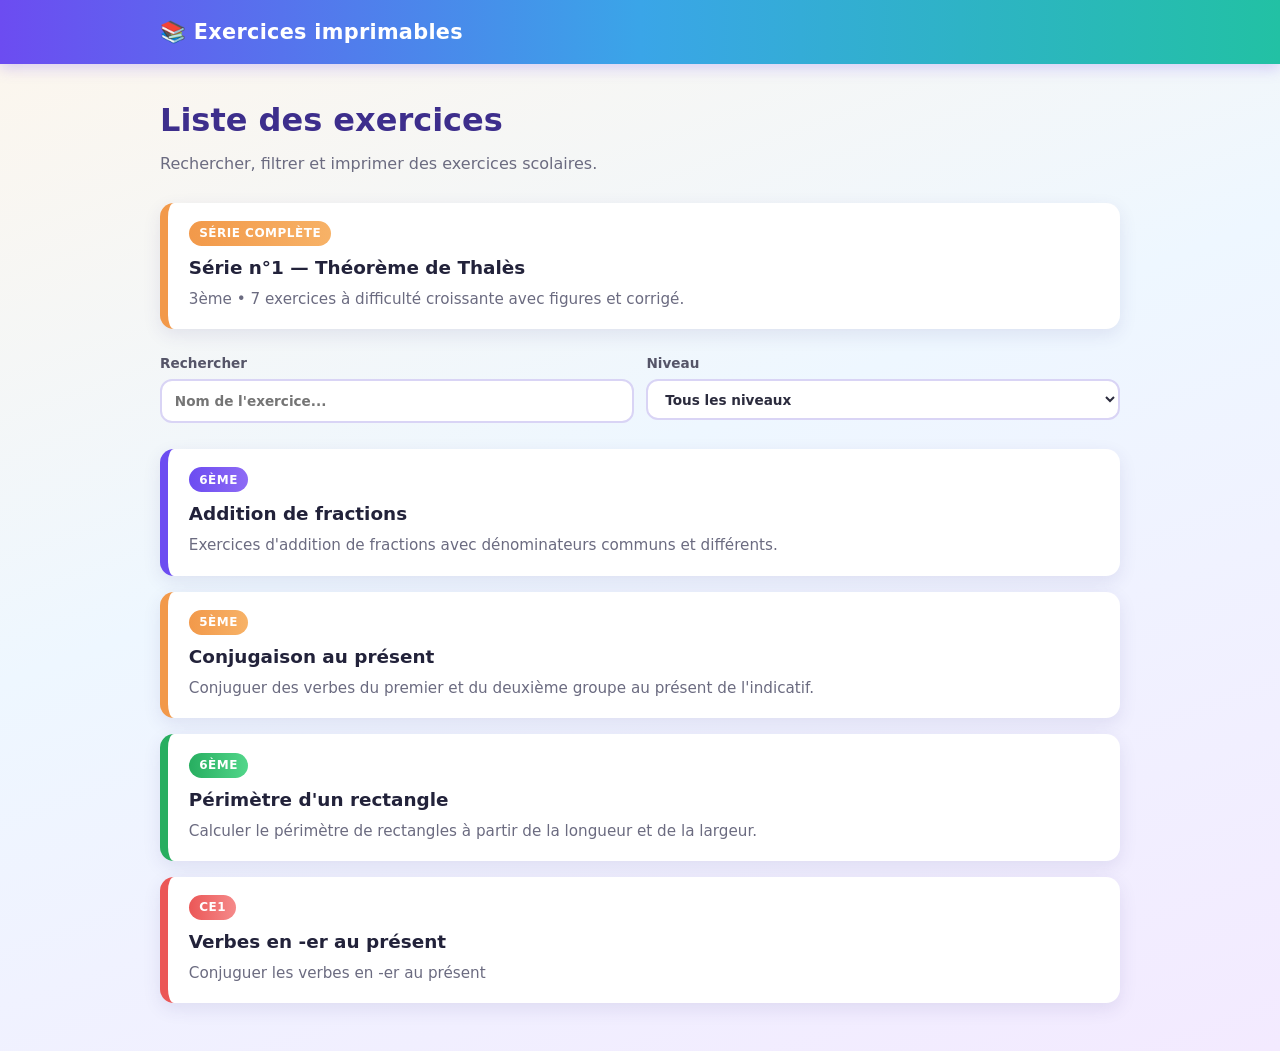
<file: index.html>
<!DOCTYPE html>
<html lang="fr">
<head>
  <meta charset="UTF-8">
  <meta name="viewport" content="width=device-width, initial-scale=1.0">
  <title>Exercices imprimables</title>
  <link rel="stylesheet" href="assets/style.css">
</head>
<body>
  <header class="site-header no-print">
    <div class="container">
      <a href="index.html" class="brand">📚 Exercices imprimables</a>
    </div>
  </header>

  <main class="container">
    <h1>Liste des exercices</h1>
    <p class="lead">Rechercher, filtrer et imprimer des exercices scolaires.</p>
    <div style="background: white; padding: 1.1rem 1.3rem; border-radius: 14px; border-left: 8px solid #f2994a; margin-bottom: 1.5rem; box-shadow: 0 6px 18px rgba(60, 50, 130, 0.1); transition: transform 0.15s ease;">
      <a href="series/thales-3e.html" style="display:block; text-decoration:none; color:inherit;">
        <span style="display:inline-block; font-size:0.75rem; font-weight:700; text-transform:uppercase; letter-spacing:0.5px; color:#fff; background:linear-gradient(90deg,#f2994a,#f7b267); padding:0.2rem 0.65rem; border-radius:999px; margin-bottom:0.4rem;">SÉRIE COMPLÈTE</span>
        <h2 style="font-size:1.15rem; margin:0.1rem 0 0.35rem; color:#22223a;">Série n°1 — Théorème de Thalès</h2>
        <p style="margin:0; color:#6b6b80; font-size:0.95rem;">3ème • 7 exercices à difficulté croissante avec figures et corrigé.</p>
      </a>
    </div>
    <div class="toolbar no-print">
      <label>
        Rechercher
        <input type="search" id="search" placeholder="Nom de l'exercice...">
      </label>

      <label>
        Niveau
        <select id="niveau">
          <option value="">Tous les niveaux</option>
        </select>
      </label>
    </div>

    <div id="liste" class="exercice-list"></div>
  </main>

  <script>
    let exercices = [];

    async function chargerExercices() {
      try {
        const response = await fetch("exercices.json");
        exercices = await response.json();

        const niveaux = [...new Set(exercices.map(ex => ex.niveau).filter(Boolean))];
        const selectNiveau = document.getElementById("niveau");

        niveaux.forEach(niveau => {
          const option = document.createElement("option");
          option.value = niveau;
          option.textContent = niveau;
          selectNiveau.appendChild(option);
        });

        afficherExercices(exercices);
      } catch (err) {
        document.getElementById("liste").innerHTML =
          '<div class="error-state">Impossible de charger les exercices.</div>';
      }
    }

    function afficherExercices(listeExercices) {
      const liste = document.getElementById("liste");
      liste.innerHTML = "";

      if (listeExercices.length === 0) {
        liste.innerHTML = '<div class="empty-state">Aucun exercice trouvé.</div>';
        return;
      }

      listeExercices.forEach(exercice => {
        const card = document.createElement("article");
        card.className = "exercice-card";

        card.innerHTML = `
          <a href="exercice.html?id=${encodeURIComponent(exercice.id)}">
            <span class="exercice-meta">${escapeHtml(exercice.niveau || "—")}</span>
            <h2>${escapeHtml(exercice.titre)}</h2>
            <p>${escapeHtml(exercice.description || "")}</p>
          </a>
        `;

        liste.appendChild(card);
      });
    }

    function escapeHtml(text) {
      return String(text || "")
        .replaceAll("&", "&amp;")
        .replaceAll("<", "&lt;")
        .replaceAll(">", "&gt;")
        .replaceAll('"', "&quot;");
    }

    function filtrer() {
      const recherche = document.getElementById("search").value.toLowerCase();
      const niveau = document.getElementById("niveau").value;

      const resultats = exercices.filter(exercice => {
        const correspondNiveau = !niveau || exercice.niveau === niveau;

        const correspondRecherche =
          (exercice.titre || "").toLowerCase().includes(recherche) ||
          (exercice.description || "").toLowerCase().includes(recherche);

        return correspondNiveau && correspondRecherche;
      });

      afficherExercices(resultats);
    }

    document.getElementById("search").addEventListener("input", filtrer);
    document.getElementById("niveau").addEventListener("change", filtrer);

    chargerExercices();
  </script>
</body>
</html>
</file>
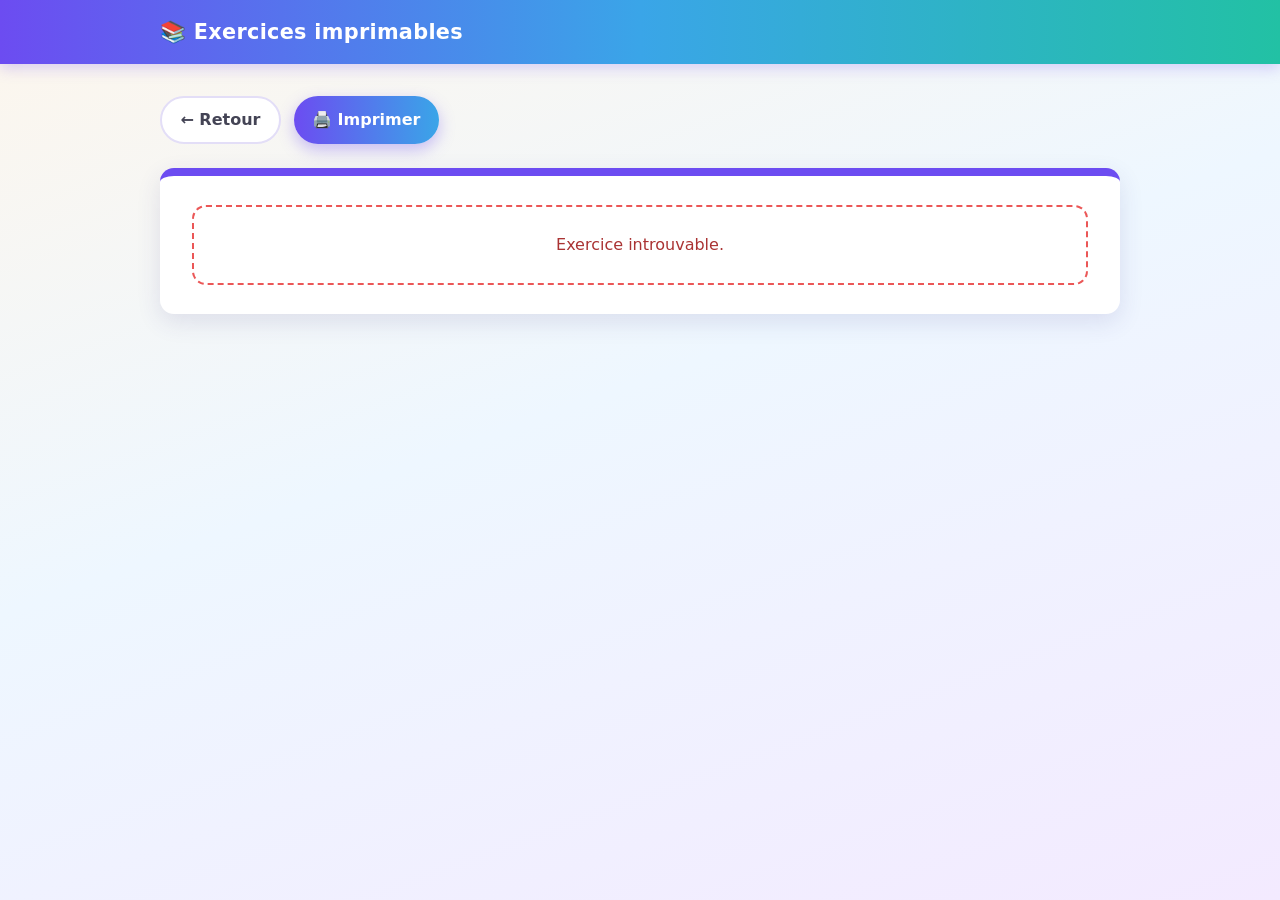
<file: exercice.html>
<!DOCTYPE html>
<html lang="fr">
<head>
  <meta charset="UTF-8">
  <meta name="viewport" content="width=device-width, initial-scale=1.0">
  <title>Exercice</title>
  <link rel="stylesheet" href="assets/style.css">
</head>
<body>
  <header class="site-header no-print">
    <div class="container">
      <a href="index.html" class="brand">📚 Exercices imprimables</a>
    </div>
  </header>

  <main class="container">
    <div class="actions no-print">
      <a href="index.html" class="btn btn-secondary">← Retour</a>
      <button class="btn btn-primary" onclick="window.print()">🖨️ Imprimer</button>
    </div>

    <div id="exercise" class="exercice-panel">
      <div class="exercice-content">
        <p>Chargement de l'exercice...</p>
      </div>
    </div>
  </main>

  <script>
    const params = new URLSearchParams(window.location.search);
    const id = params.get("id");

    async function chargerExercice() {
      try {
        const response = await fetch("exercices.json");
        const exercices = await response.json();
        const exercice = exercices.find(item => item.id === id);
        const zoneExercice = document.getElementById("exercise");

        if (!exercice) {
          zoneExercice.innerHTML = '<div class="error-state">Exercice introuvable.</div>';
          return;
        }

        document.title = exercice.titre;

        zoneExercice.innerHTML = `
          <span class="exercice-meta">${exercice.niveau || ""}</span>
          <h1>${exercice.titre}</h1>
          ${exercice.description ? `<p class="lead">${exercice.description}</p>` : ""}
          <div class="exercice-content">${exercice.html}</div>
        `;
      } catch (err) {
        document.getElementById("exercise").innerHTML =
          '<div class="error-state">Erreur de chargement.</div>';
      }
    }

    chargerExercice();
  </script>
</body>
</html>
</file>
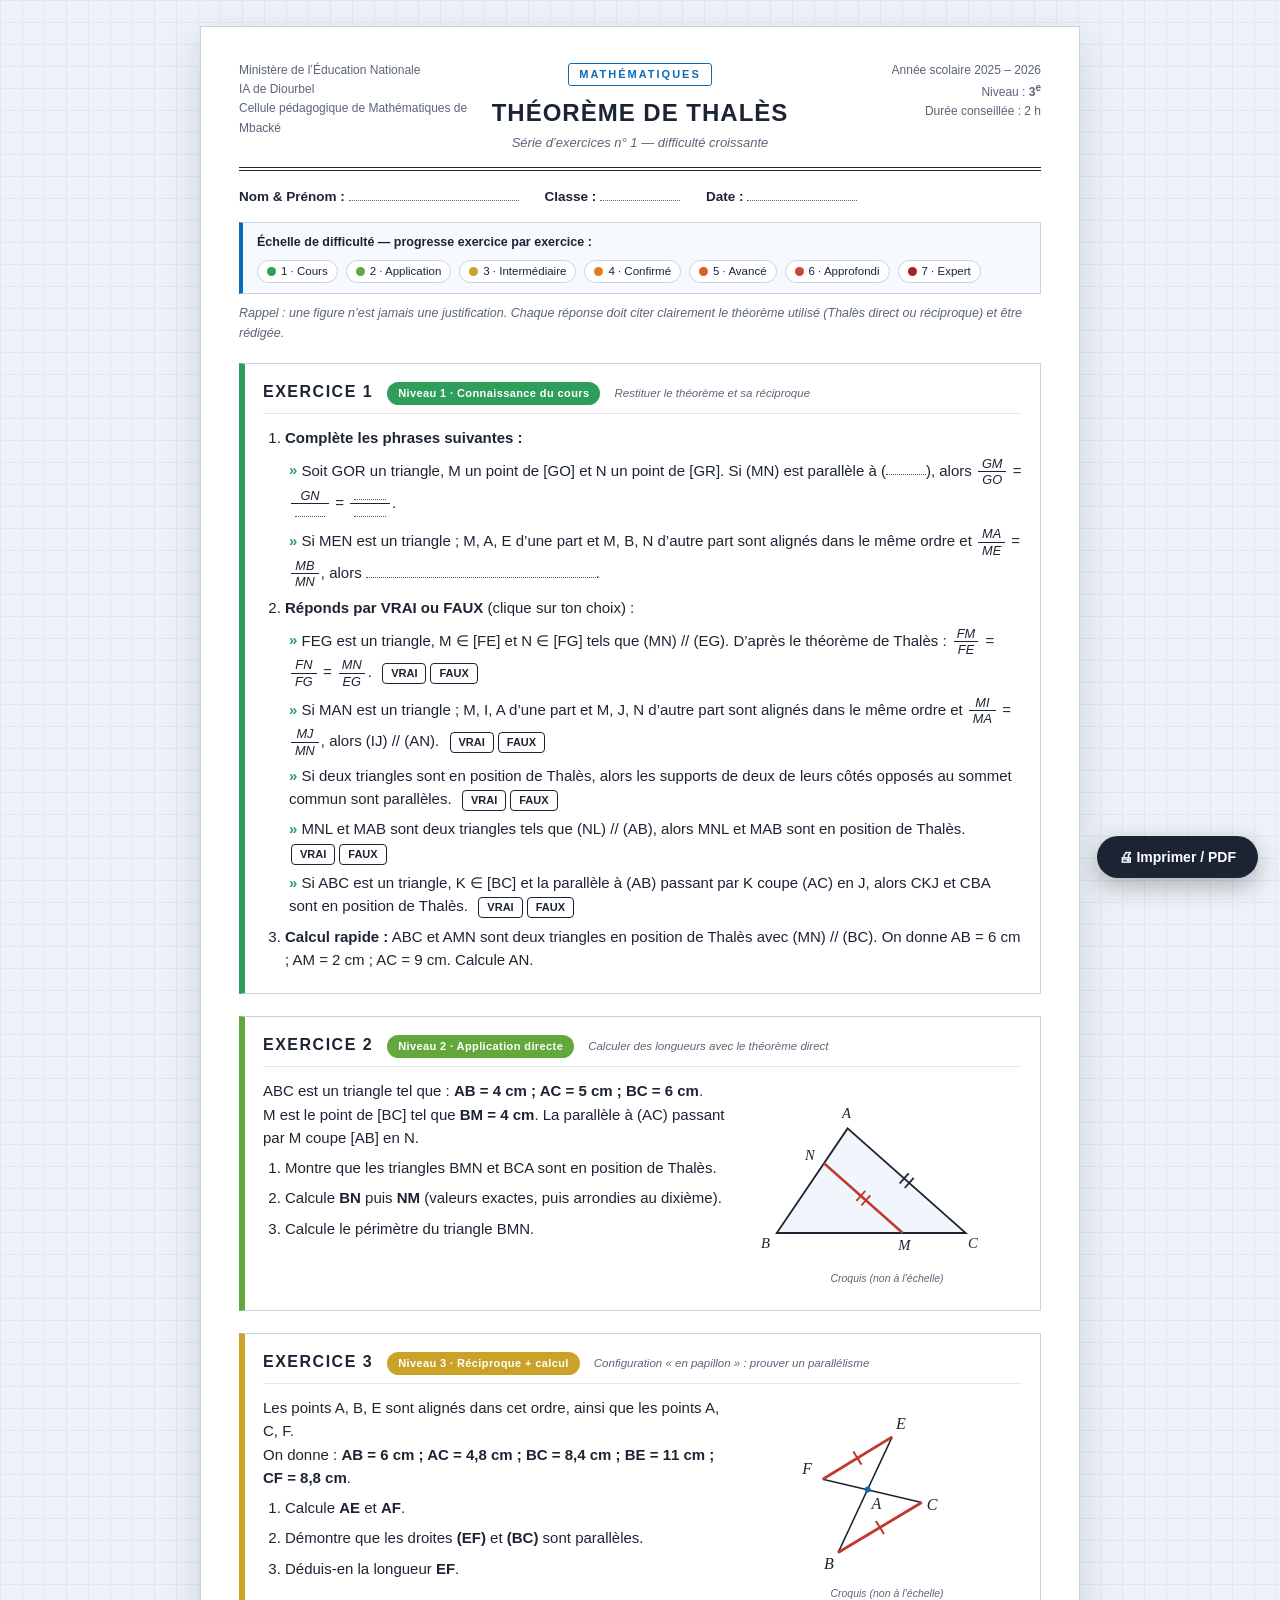
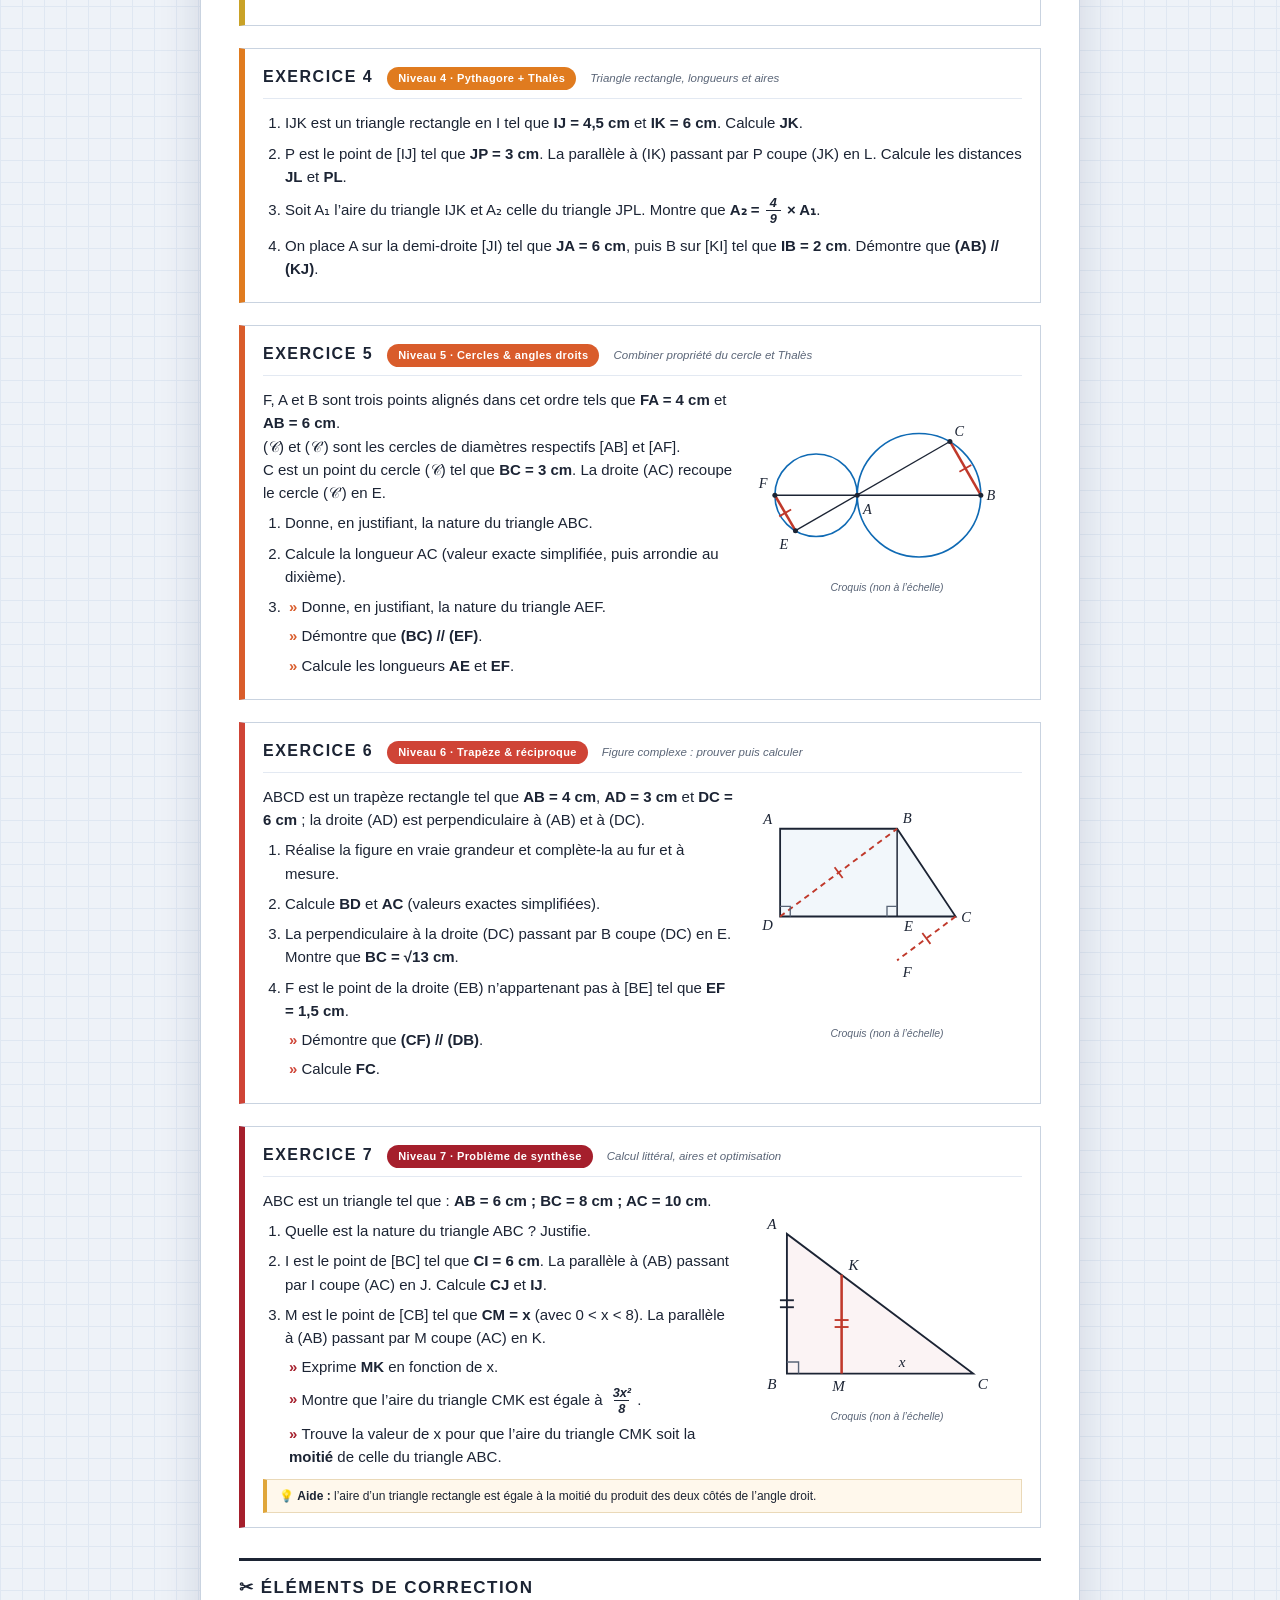
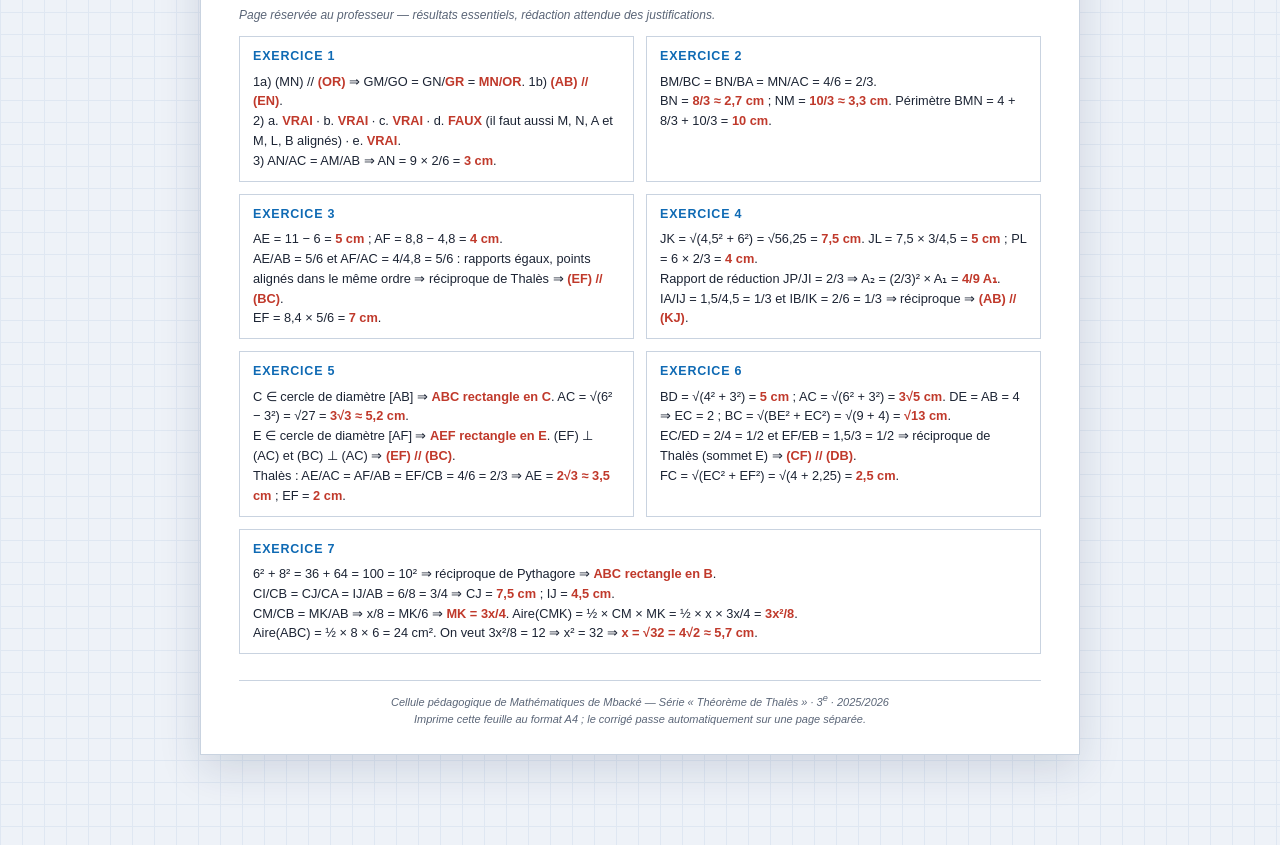
<file: series/thales-3e.html>
<!DOCTYPE html>
<html lang="fr">
<head>
<meta charset="UTF-8">
<meta name="viewport" content="width=device-width, initial-scale=1.0">
<title>Série d'exercices — Théorème de Thalès | 3e</title>
<style>
  :root{
    --ink:#1c2434; --soft:#5a6577; --paper:#ffffff; --line:#c9d3e0;
    --accent:#0f6ab4; --accent2:#c0392b;
    --l1:#2e9e5b; --l2:#63a83c; --l3:#c9a227; --l4:#e07b1f; --l5:#d95c2b; --l6:#cf4436; --l7:#a51f2c;
  }
  *{box-sizing:border-box; margin:0; padding:0;}
  html{scroll-behavior:smooth;}
  body{
    font-family:"Segoe UI", "Helvetica Neue", Arial, sans-serif;
    color:var(--ink); line-height:1.55; font-size:15px;
    background-color:#eef2f8;
    background-image:linear-gradient(#dfe7f2 1px, transparent 1px),
                     linear-gradient(90deg,#dfe7f2 1px, transparent 1px);
    background-size:22px 22px;
  }
  .sheet{max-width:880px; margin:26px auto 90px; background:var(--paper);
    border:1px solid var(--line); box-shadow:0 14px 40px rgba(20,40,80,.14);
    padding:34px 38px 26px;}
  /* ---------- EN-TÊTE ---------- */
  .top{display:grid; grid-template-columns:1fr auto 1fr; gap:14px; align-items:start;
    padding-bottom:14px; border-bottom:4px double var(--ink);}
  .top .left, .top .right{font-size:12px; line-height:1.6; color:var(--soft);}
  .top .right{text-align:right;}
  .top .center{text-align:center;}
  .matiere{display:inline-block; font-size:11px; letter-spacing:2px; font-weight:700;
    color:var(--accent); border:1px solid var(--accent); padding:2px 10px; border-radius:3px;}
  h1{font-size:24px; letter-spacing:1px; margin:8px 0 2px; text-transform:uppercase;}
  .subtitle{font-size:13px; color:var(--soft); font-style:italic;}
  .eleve{display:flex; flex-wrap:wrap; gap:10px 26px; margin:16px 0 6px; font-size:13.5px;}
  .eleve span b{font-weight:600;}
  .pointille{display:inline-block; min-width:170px; border-bottom:1.5px dotted #666;}
  /* ---------- LÉGENDE ---------- */
  .legende{margin:14px 0 4px; padding:10px 14px; background:#f6f9fd; border:1px solid var(--line);
    border-left:4px solid var(--accent); font-size:12.5px;}
  .legende .echelle{display:flex; flex-wrap:wrap; gap:8px; margin-top:7px;}
  .legende .echelle span{display:inline-flex; align-items:center; gap:5px; font-size:11.5px;
    padding:2px 9px; border-radius:99px; border:1px solid var(--line); background:#fff;}
  .dot{width:9px; height:9px; border-radius:50%; display:inline-block;}
  .consigne{font-size:12.5px; font-style:italic; color:var(--soft); margin:10px 0 20px;}
  /* ---------- EXERCICES ---------- */
  .ex{border:1px solid var(--line); border-left:6px solid var(--lvl,#888); margin:0 0 22px;
    padding:16px 18px 14px; background:#fff; transition:transform .18s ease, box-shadow .18s ease;}
  @media (hover:hover){
    .ex:hover{transform:translateY(-2px); box-shadow:0 8px 22px rgba(20,40,80,.10);}
  }
  .ex-head{display:flex; flex-wrap:wrap; align-items:baseline; gap:8px 14px;
    border-bottom:1px solid #e3e9f2; padding-bottom:8px; margin-bottom:12px;}
  .ex-num{font-weight:800; font-size:16px; letter-spacing:1.5px; text-transform:uppercase;}
  .badge{font-size:11px; font-weight:700; color:#fff; background:var(--lvl,#888);
    padding:3px 11px; border-radius:99px; letter-spacing:.4px;
    print-color-adjust:exact; -webkit-print-color-adjust:exact;}
  .obj{font-size:11.5px; color:var(--soft); font-style:italic;}
  .ex ol{margin:6px 0 8px 22px;}
  .ex ol > li{margin:7px 0;}
  .sub{list-style:none; margin:6px 0 2px 4px;}
  .sub li{margin:6px 0;}
  .sub li::before{content:"» "; color:var(--lvl,var(--accent)); font-weight:700;}
  .data{background:#f6f9fd; border:1px dashed var(--line); padding:8px 12px; margin:8px 0;
    font-size:14px;}
  .blank{display:inline-block; min-width:70px; border-bottom:1.6px dotted #555; height:1em;}
  .blank.lg{min-width:230px;}
  .frac{display:inline-flex; flex-direction:column; align-items:center; vertical-align:middle;
    font-size:.85em; line-height:1.2; margin:0 2px; font-style:italic;}
  .frac .d{border-top:1.4px solid currentColor; padding:0 4px;}
  .frac .n{padding:0 4px;}
  .q{font-weight:600;}
  .vfchip{display:inline-block; border:1px solid var(--ink); border-radius:4px; font-size:11px;
    font-weight:700; padding:1px 8px; margin:0 2px; cursor:pointer; background:#fff;
    transition:background .15s;}
  .vfchip.on{background:var(--accent); color:#fff; print-color-adjust:exact; -webkit-print-color-adjust:exact;}
  /* ---------- FIGURES ---------- */
  figure.fig{margin:10px 0 10px 18px; text-align:center;}
  figure.fig svg{width:100%; max-width:270px; height:auto;}
  figcaption{font-size:10.5px; color:var(--soft); font-style:italic; margin-top:3px;}
  @media (min-width:660px){
    figure.fig{float:right; max-width:270px;}
  }
  .clearfix::after{content:""; display:block; clear:both;}
  .aide{font-size:12px; background:#fff8ec; border:1px solid #ead9b8; border-left:4px solid #e0a63a;
    padding:7px 12px; margin-top:10px;}
  /* ---------- CORRIGÉ ---------- */
  .corrige{break-before:page; border-top:3px solid var(--ink); margin-top:30px; padding-top:14px;}
  .corrige h2{font-size:17px; letter-spacing:1.5px; text-transform:uppercase; margin-bottom:4px;}
  .corrige .avert{font-size:12px; font-style:italic; color:var(--soft); margin-bottom:12px;}
  .corrige .grille{display:grid; gap:12px;}
  @media (min-width:640px){ .corrige .grille{grid-template-columns:1fr 1fr;} }
  .corrige .bloc{border:1px solid var(--line); padding:10px 13px; font-size:12.8px; break-inside:avoid;}
  .corrige .bloc h3{font-size:12.5px; text-transform:uppercase; letter-spacing:.8px; margin-bottom:5px; color:var(--accent);}
  .corrige b{color:var(--accent2);}
  footer.pied{text-align:center; font-size:11px; color:var(--soft); margin-top:26px;
    border-top:1px solid var(--line); padding-top:10px; font-style:italic;}
  /* ---------- BOUTON IMPRIMER ---------- */
  .btn-print{position:fixed; right:22px; bottom:22px; z-index:50; background:var(--ink); color:#fff;
    border:none; padding:13px 22px; font-size:14px; font-weight:700; border-radius:99px; cursor:pointer;
    box-shadow:0 8px 24px rgba(0,0,0,.28); transition:transform .15s, background .15s;}
  .btn-print:hover{transform:translateY(-2px); background:var(--accent);}
  /* ---------- RESPONSIVE ---------- */
  @media (max-width:640px){
    .sheet{padding:20px 16px; margin:10px;}
    .top{grid-template-columns:1fr;}
    .top .right{text-align:left;}
    h1{font-size:20px;}
    figure.fig{margin-left:0;}
  }
  /* ---------- IMPRESSION ---------- */
  @page{size:A4; margin:11mm 10mm;}
  @media print{
    body{background:#fff; font-size:12.5px;}
    .sheet{max-width:none; margin:0; border:none; box-shadow:none; padding:0;}
    .btn-print{display:none;}
    .ex{box-shadow:none; break-inside:auto; page-break-inside:auto;}
    .ex:hover{transform:none;}
    .ex-head, figure.fig, .data, .aide, .corrige .bloc{break-inside:avoid; page-break-inside:avoid;}
    .corrige{break-before:page; page-break-before:always;}
    a{color:inherit; text-decoration:none;}
  }
</style>
</head>
<body>

<div class="sheet">

  <!-- ============ EN-TÊTE ============ -->
  <header class="top">
    <div class="left">
      Ministère de l’Éducation Nationale<br>
      IA de Diourbel<br>
      Cellule pédagogique de Mathématiques de Mbacké
    </div>
    <div class="center">
      <span class="matiere">MATHÉMATIQUES</span>
      <h1>Théorème de Thalès</h1>
      <div class="subtitle">Série d’exercices n° 1 — difficulté croissante</div>
    </div>
    <div class="right">
      Année scolaire 2025 – 2026<br>
      Niveau : <b>3<sup>e</sup></b><br>
      Durée conseillée : 2 h
    </div>
  </header>

  <div class="eleve">
    <span><b>Nom &amp; Prénom :</b> <span class="pointille"></span></span>
    <span><b>Classe :</b> <span class="pointille" style="min-width:80px;"></span></span>
    <span><b>Date :</b> <span class="pointille" style="min-width:110px;"></span></span>
  </div>

  <div class="legende">
    <b>Échelle de difficulté — progresse exercice par exercice :</b>
    <div class="echelle">
      <span><i class="dot" style="background:var(--l1)"></i>1 · Cours</span>
      <span><i class="dot" style="background:var(--l2)"></i>2 · Application</span>
      <span><i class="dot" style="background:var(--l3)"></i>3 · Intermédiaire</span>
      <span><i class="dot" style="background:var(--l4)"></i>4 · Confirmé</span>
      <span><i class="dot" style="background:var(--l5)"></i>5 · Avancé</span>
      <span><i class="dot" style="background:var(--l6)"></i>6 · Approfondi</span>
      <span><i class="dot" style="background:var(--l7)"></i>7 · Expert</span>
    </div>
  </div>
  <p class="consigne">Rappel : une figure n’est jamais une justification. Chaque réponse doit citer clairement le théorème utilisé (Thalès direct ou réciproque) et être rédigée.</p>

  <!-- ============ EXERCICE 1 ============ -->
  <section class="ex" style="--lvl:var(--l1);">
    <div class="ex-head">
      <span class="ex-num">Exercice 1</span>
      <span class="badge" style="--lvl:var(--l1);">Niveau 1 · Connaissance du cours</span>
      <span class="obj">Restituer le théorème et sa réciproque</span>
    </div>
    <ol>
      <li><span class="q">Complète les phrases suivantes :</span>
        <ul class="sub">
          <li>Soit GOR un triangle, M un point de [GO] et N un point de [GR]. Si (MN) est parallèle à (<span class="blank" style="min-width:40px;"></span>), alors
            <span class="frac"><span class="n">GM</span><span class="d">GO</span></span> =
            <span class="frac"><span class="n">GN</span><span class="d"><span class="blank" style="min-width:30px;"></span></span></span> =
            <span class="frac"><span class="n"><span class="blank" style="min-width:32px;"></span></span><span class="d"><span class="blank" style="min-width:32px;"></span></span></span>.
          </li>
          <li>Si MEN est un triangle ; M, A, E d’une part et M, B, N d’autre part sont alignés dans le même ordre et
            <span class="frac"><span class="n">MA</span><span class="d">ME</span></span> =
            <span class="frac"><span class="n">MB</span><span class="d">MN</span></span>, alors <span class="blank lg"></span>.
          </li>
        </ul>
      </li>
      <li><span class="q">Réponds par VRAI ou FAUX</span> (clique sur ton choix) :
        <ul class="sub">
          <li>FEG est un triangle, M ∈ [FE] et N ∈ [FG] tels que (MN) // (EG). D’après le théorème de Thalès :
            <span class="frac"><span class="n">FM</span><span class="d">FE</span></span> =
            <span class="frac"><span class="n">FN</span><span class="d">FG</span></span> =
            <span class="frac"><span class="n">MN</span><span class="d">EG</span></span>.
            &nbsp;<span class="vfchip">VRAI</span><span class="vfchip">FAUX</span></li>
          <li>Si MAN est un triangle ; M, I, A d’une part et M, J, N d’autre part sont alignés dans le même ordre et
            <span class="frac"><span class="n">MI</span><span class="d">MA</span></span> =
            <span class="frac"><span class="n">MJ</span><span class="d">MN</span></span>, alors (IJ) // (AN).
            &nbsp;<span class="vfchip">VRAI</span><span class="vfchip">FAUX</span></li>
          <li>Si deux triangles sont en position de Thalès, alors les supports de deux de leurs côtés opposés au sommet commun sont parallèles.
            &nbsp;<span class="vfchip">VRAI</span><span class="vfchip">FAUX</span></li>
          <li>MNL et MAB sont deux triangles tels que (NL) // (AB), alors MNL et MAB sont en position de Thalès.
            &nbsp;<span class="vfchip">VRAI</span><span class="vfchip">FAUX</span></li>
          <li>Si ABC est un triangle, K ∈ [BC] et la parallèle à (AB) passant par K coupe (AC) en J, alors CKJ et CBA sont en position de Thalès.
            &nbsp;<span class="vfchip">VRAI</span><span class="vfchip">FAUX</span></li>
        </ul>
      </li>
      <li><span class="q">Calcul rapide :</span> ABC et AMN sont deux triangles en position de Thalès avec (MN) // (BC). On donne AB = 6 cm ; AM = 2 cm ; AC = 9 cm. Calcule AN.</li>
    </ol>
  </section>

  <!-- ============ EXERCICE 2 ============ -->
  <section class="ex clearfix" style="--lvl:var(--l2);">
    <div class="ex-head">
      <span class="ex-num">Exercice 2</span>
      <span class="badge" style="--lvl:var(--l2);">Niveau 2 · Application directe</span>
      <span class="obj">Calculer des longueurs avec le théorème direct</span>
    </div>
    <figure class="fig">
      <svg viewBox="0 0 240 152" role="img" aria-label="Triangle ABC, M sur BC, N sur AB, MN parallèle à AC">
        <polygon points="85,35 22,128 190,128" fill="rgba(15,106,180,.06)" stroke="#1c2434" stroke-width="1.6"/>
        <line x1="134" y1="128" x2="64" y2="66" stroke="#c0392b" stroke-width="2.2"/>
        <g transform="translate(99,97) rotate(41.5)" stroke="#c0392b" stroke-width="1.6">
          <line x1="-3" y1="-6" x2="-3" y2="6"/><line x1="3" y1="-6" x2="3" y2="6"/>
        </g>
        <g transform="translate(137.5,81.5) rotate(41.5)" stroke="#1c2434" stroke-width="1.6">
          <line x1="-3" y1="-6" x2="-3" y2="6"/><line x1="3" y1="-6" x2="3" y2="6"/>
        </g>
        <g font-family="Georgia, serif" font-style="italic" font-size="13" fill="#1c2434">
          <text x="80" y="26">A</text><text x="8" y="141">B</text><text x="192" y="141">C</text>
          <text x="130" y="143">M</text><text x="47" y="63">N</text>
        </g>
      </svg>
      <figcaption>Croquis (non à l’échelle)</figcaption>
    </figure>
    <p>ABC est un triangle tel que : <b>AB = 4 cm ; AC = 5 cm ; BC = 6 cm</b>.<br>
    M est le point de [BC] tel que <b>BM = 4 cm</b>. La parallèle à (AC) passant par M coupe [AB] en N.</p>
    <ol>
      <li>Montre que les triangles BMN et BCA sont en position de Thalès.</li>
      <li>Calcule <b>BN</b> puis <b>NM</b> (valeurs exactes, puis arrondies au dixième).</li>
      <li>Calcule le périmètre du triangle BMN.</li>
    </ol>
  </section>

  <!-- ============ EXERCICE 3 ============ -->
  <section class="ex clearfix" style="--lvl:var(--l3);">
    <div class="ex-head">
      <span class="ex-num">Exercice 3</span>
      <span class="badge" style="--lvl:var(--l3);">Niveau 3 · Réciproque + calcul</span>
      <span class="obj">Configuration « en papillon » : prouver un parallélisme</span>
    </div>
    <figure class="fig">
      <svg viewBox="0 0 210 132" role="img" aria-label="Configuration en papillon de sommet A">
        <line x1="109" y1="24" x2="67" y2="114" stroke="#1c2434" stroke-width="1.2"/>
        <line x1="55" y1="57" x2="132" y2="75" stroke="#1c2434" stroke-width="1.2"/>
        <line x1="109" y1="24" x2="55" y2="57" stroke="#c0392b" stroke-width="2.2"/>
        <line x1="67" y1="114" x2="132" y2="75" stroke="#c0392b" stroke-width="2.2"/>
        <g transform="translate(82,40.5) rotate(-31.5)" stroke="#c0392b" stroke-width="1.6">
          <line x1="0" y1="-6" x2="0" y2="6"/>
        </g>
        <g transform="translate(99.5,94.5) rotate(-31.5)" stroke="#c0392b" stroke-width="1.6">
          <line x1="0" y1="-6" x2="0" y2="6"/>
        </g>
        <circle cx="90" cy="65" r="2.3" fill="#0f6ab4"/>
        <g font-family="Georgia, serif" font-style="italic" font-size="12.5" fill="#1c2434">
          <text x="112" y="18">E</text><text x="39" y="53">F</text><text x="93" y="80">A</text>
          <text x="56" y="127">B</text><text x="136" y="81">C</text>
        </g>
      </svg>
      <figcaption>Croquis (non à l’échelle)</figcaption>
    </figure>
    <p>Les points A, B, E sont alignés dans cet ordre, ainsi que les points A, C, F.<br>
    On donne : <b>AB = 6 cm ; AC = 4,8 cm ; BC = 8,4 cm ; BE = 11 cm ; CF = 8,8 cm</b>.</p>
    <ol>
      <li>Calcule <b>AE</b> et <b>AF</b>.</li>
      <li>Démontre que les droites <b>(EF)</b> et <b>(BC)</b> sont parallèles.</li>
      <li>Déduis-en la longueur <b>EF</b>.</li>
    </ol>
  </section>

  <!-- ============ EXERCICE 4 ============ -->
  <section class="ex" style="--lvl:var(--l4);">
    <div class="ex-head">
      <span class="ex-num">Exercice 4</span>
      <span class="badge" style="--lvl:var(--l4);">Niveau 4 · Pythagore + Thalès</span>
      <span class="obj">Triangle rectangle, longueurs et aires</span>
    </div>
    <ol>
      <li>IJK est un triangle rectangle en I tel que <b>IJ = 4,5 cm</b> et <b>IK = 6 cm</b>. Calcule <b>JK</b>.</li>
      <li>P est le point de [IJ] tel que <b>JP = 3 cm</b>. La parallèle à (IK) passant par P coupe (JK) en L. Calcule les distances <b>JL</b> et <b>PL</b>.</li>
      <li>Soit A₁ l’aire du triangle IJK et A₂ celle du triangle JPL. Montre que
        <b>A₂ = <span class="frac"><span class="n">4</span><span class="d">9</span></span> × A₁</b>.</li>
      <li>On place A sur la demi-droite [JI) tel que <b>JA = 6 cm</b>, puis B sur [KI] tel que <b>IB = 2 cm</b>. Démontre que <b>(AB) // (KJ)</b>.</li>
    </ol>
  </section>

  <!-- ============ EXERCICE 5 ============ -->
  <section class="ex clearfix" style="--lvl:var(--l5);">
    <div class="ex-head">
      <span class="ex-num">Exercice 5</span>
      <span class="badge" style="--lvl:var(--l5);">Niveau 5 · Cercles &amp; angles droits</span>
      <span class="obj">Combiner propriété du cercle et Thalès</span>
    </div>
    <figure class="fig">
      <svg viewBox="0 0 236 150" role="img" aria-label="Deux cercles de diamètres AF et AB, points C et E">
        <line x1="20" y1="85" x2="200" y2="85" stroke="#1c2434" stroke-width="1.2"/>
        <circle cx="56" cy="85" r="36" fill="none" stroke="#0f6ab4" stroke-width="1.4"/>
        <circle cx="146" cy="85" r="54" fill="none" stroke="#0f6ab4" stroke-width="1.4"/>
        <line x1="173" y1="38" x2="38" y2="116" stroke="#1c2434" stroke-width="1.2"/>
        <line x1="38" y1="116" x2="20" y2="85" stroke="#c0392b" stroke-width="2.2"/>
        <line x1="200" y1="85" x2="173" y2="38" stroke="#c0392b" stroke-width="2.2"/>
        <g transform="translate(29,100.5) rotate(60)" stroke="#c0392b" stroke-width="1.6">
          <line x1="0" y1="-6" x2="0" y2="6"/>
        </g>
        <g transform="translate(186.5,61.5) rotate(60)" stroke="#c0392b" stroke-width="1.6">
          <line x1="0" y1="-6" x2="0" y2="6"/>
        </g>
        <g fill="#1c2434">
          <circle cx="20" cy="85" r="2.2"/><circle cx="92" cy="85" r="2.2"/><circle cx="200" cy="85" r="2.2"/>
          <circle cx="173" cy="38" r="2.2"/><circle cx="38" cy="116" r="2.2"/>
        </g>
        <g font-family="Georgia, serif" font-style="italic" font-size="12.5" fill="#1c2434">
          <text x="6" y="79">F</text><text x="97" y="101">A</text><text x="205" y="89">B</text>
          <text x="177" y="33">C</text><text x="24" y="132">E</text>
        </g>
      </svg>
      <figcaption>Croquis (non à l’échelle)</figcaption>
    </figure>
    <p>F, A et B sont trois points alignés dans cet ordre tels que <b>FA = 4 cm</b> et <b>AB = 6 cm</b>.<br>
    (𝒞) et (𝒞′) sont les cercles de diamètres respectifs [AB] et [AF].<br>
    C est un point du cercle (𝒞) tel que <b>BC = 3 cm</b>. La droite (AC) recoupe le cercle (𝒞′) en E.</p>
    <ol>
      <li>Donne, en justifiant, la nature du triangle ABC.</li>
      <li>Calcule la longueur AC (valeur exacte simplifiée, puis arrondie au dixième).</li>
      <li>
        <ul class="sub">
          <li>Donne, en justifiant, la nature du triangle AEF.</li>
          <li>Démontre que <b>(BC) // (EF)</b>.</li>
          <li>Calcule les longueurs <b>AE</b> et <b>EF</b>.</li>
        </ul>
      </li>
    </ol>
  </section>

  <!-- ============ EXERCICE 6 ============ -->
  <section class="ex clearfix" style="--lvl:var(--l6);">
    <div class="ex-head">
      <span class="ex-num">Exercice 6</span>
      <span class="badge" style="--lvl:var(--l6);">Niveau 6 · Trapèze &amp; réciproque</span>
      <span class="obj">Figure complexe : prouver puis calculer</span>
    </div>
    <figure class="fig">
      <svg viewBox="0 0 240 196" role="img" aria-label="Trapèze rectangle ABCD avec E et F">
        <polygon points="25,30 129,30 181,108 25,108" fill="rgba(15,106,180,.05)" stroke="#1c2434" stroke-width="1.6"/>
        <line x1="129" y1="30" x2="129" y2="108" stroke="#1c2434" stroke-width="1.3"/>
        <line x1="25" y1="108" x2="129" y2="30" stroke="#c0392b" stroke-width="1.7" stroke-dasharray="5 4"/>
        <line x1="181" y1="108" x2="129" y2="147" stroke="#c0392b" stroke-width="1.7" stroke-dasharray="5 4"/>
        <path d="M25,99 L34,99 L34,108" fill="none" stroke="#5a6577" stroke-width="1.2"/>
        <path d="M120,108 L120,99 L129,99" fill="none" stroke="#5a6577" stroke-width="1.2"/>
        <g transform="translate(77,69) rotate(-36.9)" stroke="#c0392b" stroke-width="1.6">
          <line x1="0" y1="-6" x2="0" y2="6"/>
        </g>
        <g transform="translate(155,127.5) rotate(-36.9)" stroke="#c0392b" stroke-width="1.6">
          <line x1="0" y1="-6" x2="0" y2="6"/>
        </g>
        <g font-family="Georgia, serif" font-style="italic" font-size="13" fill="#1c2434">
          <text x="10" y="26">A</text><text x="134" y="25">B</text><text x="186" y="113">C</text>
          <text x="9" y="120">D</text><text x="135" y="121">E</text><text x="134" y="162">F</text>
        </g>
      </svg>
      <figcaption>Croquis (non à l’échelle)</figcaption>
    </figure>
    <p>ABCD est un trapèze rectangle tel que <b>AB = 4 cm</b>, <b>AD = 3 cm</b> et <b>DC = 6 cm</b> ; la droite (AD) est perpendiculaire à (AB) et à (DC).</p>
    <ol>
      <li>Réalise la figure en vraie grandeur et complète-la au fur et à mesure.</li>
      <li>Calcule <b>BD</b> et <b>AC</b> (valeurs exactes simplifiées).</li>
      <li>La perpendiculaire à la droite (DC) passant par B coupe (DC) en E. Montre que <b>BC = √13 cm</b>.</li>
      <li>F est le point de la droite (EB) n’appartenant pas à [BE] tel que <b>EF = 1,5 cm</b>.
        <ul class="sub">
          <li>Démontre que <b>(CF) // (DB)</b>.</li>
          <li>Calcule <b>FC</b>.</li>
        </ul>
      </li>
    </ol>
  </section>

  <!-- ============ EXERCICE 7 ============ -->
  <section class="ex clearfix" style="--lvl:var(--l7);">
    <div class="ex-head">
      <span class="ex-num">Exercice 7</span>
      <span class="badge" style="--lvl:var(--l7);">Niveau 7 · Problème de synthèse</span>
      <span class="obj">Calcul littéral, aires et optimisation</span>
    </div>
    <figure class="fig">
      <svg viewBox="0 0 232 172" role="img" aria-label="Triangle ABC rectangle en B avec M et K">
        <polygon points="30,30 30,150 190,150" fill="rgba(165,31,44,.05)" stroke="#1c2434" stroke-width="1.6"/>
        <line x1="77" y1="150" x2="77" y2="65" stroke="#c0392b" stroke-width="2.2"/>
        <path d="M30,140 L40,140 L40,150" fill="none" stroke="#5a6577" stroke-width="1.2"/>
        <g stroke="#1c2434" stroke-width="1.6">
          <line x1="24" y1="87" x2="36" y2="87"/><line x1="24" y1="93" x2="36" y2="93"/>
        </g>
        <g stroke="#c0392b" stroke-width="1.6">
          <line x1="71" y1="104" x2="83" y2="104"/><line x1="71" y1="110" x2="83" y2="110"/>
        </g>
        <g font-family="Georgia, serif" font-style="italic" font-size="13" fill="#1c2434">
          <text x="13" y="26">A</text><text x="13" y="163">B</text><text x="194" y="163">C</text>
          <text x="69" y="165">M</text><text x="83" y="61">K</text><text x="126" y="144">x</text>
        </g>
      </svg>
      <figcaption>Croquis (non à l’échelle)</figcaption>
    </figure>
    <p>ABC est un triangle tel que : <b>AB = 6 cm ; BC = 8 cm ; AC = 10 cm</b>.</p>
    <ol>
      <li>Quelle est la nature du triangle ABC ? Justifie.</li>
      <li>I est le point de [BC] tel que <b>CI = 6 cm</b>. La parallèle à (AB) passant par I coupe (AC) en J. Calcule <b>CJ</b> et <b>IJ</b>.</li>
      <li>M est le point de [CB] tel que <b>CM = x</b> (avec 0 &lt; x &lt; 8). La parallèle à (AB) passant par M coupe (AC) en K.
        <ul class="sub">
          <li>Exprime <b>MK</b> en fonction de x.</li>
          <li>Montre que l’aire du triangle CMK est égale à <b><span class="frac"><span class="n">3x²</span><span class="d">8</span></span></b>.</li>
          <li>Trouve la valeur de x pour que l’aire du triangle CMK soit la <b>moitié</b> de celle du triangle ABC.</li>
        </ul>
      </li>
    </ol>
    <div class="aide">💡 <b>Aide :</b> l’aire d’un triangle rectangle est égale à la moitié du produit des deux côtés de l’angle droit.</div>
  </section>

  <!-- ============ CORRIGÉ ============ -->
  <section class="corrige">
    <h2>✂ Éléments de correction</h2>
    <p class="avert">Page réservée au professeur — résultats essentiels, rédaction attendue des justifications.</p>
    <div class="grille">
      <div class="bloc"><h3>Exercice 1</h3>
        1a) (MN) // <b>(OR)</b> ⇒ GM/GO = GN/<b>GR</b> = <b>MN/OR</b>. 1b) <b>(AB) // (EN)</b>.<br>
        2) a. <b>VRAI</b> · b. <b>VRAI</b> · c. <b>VRAI</b> · d. <b>FAUX</b> (il faut aussi M, N, A et M, L, B alignés) · e. <b>VRAI</b>.<br>
        3) AN/AC = AM/AB ⇒ AN = 9 × 2/6 = <b>3 cm</b>.
      </div>
      <div class="bloc"><h3>Exercice 2</h3>
        BM/BC = BN/BA = MN/AC = 4/6 = 2/3.<br>
        BN = <b>8/3 ≈ 2,7 cm</b> ; NM = <b>10/3 ≈ 3,3 cm</b>. Périmètre BMN = 4 + 8/3 + 10/3 = <b>10 cm</b>.
      </div>
      <div class="bloc"><h3>Exercice 3</h3>
        AE = 11 − 6 = <b>5 cm</b> ; AF = 8,8 − 4,8 = <b>4 cm</b>.<br>
        AE/AB = 5/6 et AF/AC = 4/4,8 = 5/6 : rapports égaux, points alignés dans le même ordre ⇒ réciproque de Thalès ⇒ <b>(EF) // (BC)</b>.<br>
        EF = 8,4 × 5/6 = <b>7 cm</b>.
      </div>
      <div class="bloc"><h3>Exercice 4</h3>
        JK = √(4,5² + 6²) = √56,25 = <b>7,5 cm</b>. JL = 7,5 × 3/4,5 = <b>5 cm</b> ; PL = 6 × 2/3 = <b>4 cm</b>.<br>
        Rapport de réduction JP/JI = 2/3 ⇒ A₂ = (2/3)² × A₁ = <b>4/9 A₁</b>.<br>
        IA/IJ = 1,5/4,5 = 1/3 et IB/IK = 2/6 = 1/3 ⇒ réciproque ⇒ <b>(AB) // (KJ)</b>.
      </div>
      <div class="bloc"><h3>Exercice 5</h3>
        C ∈ cercle de diamètre [AB] ⇒ <b>ABC rectangle en C</b>. AC = √(6² − 3²) = √27 = <b>3√3 ≈ 5,2 cm</b>.<br>
        E ∈ cercle de diamètre [AF] ⇒ <b>AEF rectangle en E</b>. (EF) ⊥ (AC) et (BC) ⊥ (AC) ⇒ <b>(EF) // (BC)</b>.<br>
        Thalès : AE/AC = AF/AB = EF/CB = 4/6 = 2/3 ⇒ AE = <b>2√3 ≈ 3,5 cm</b> ; EF = <b>2 cm</b>.
      </div>
      <div class="bloc"><h3>Exercice 6</h3>
        BD = √(4² + 3²) = <b>5 cm</b> ; AC = √(6² + 3²) = <b>3√5 cm</b>. DE = AB = 4 ⇒ EC = 2 ; BC = √(BE² + EC²) = √(9 + 4) = <b>√13 cm</b>.<br>
        EC/ED = 2/4 = 1/2 et EF/EB = 1,5/3 = 1/2 ⇒ réciproque de Thalès (sommet E) ⇒ <b>(CF) // (DB)</b>.<br>
        FC = √(EC² + EF²) = √(4 + 2,25) = <b>2,5 cm</b>.
      </div>
      <div class="bloc" style="grid-column:1 / -1;"><h3>Exercice 7</h3>
        6² + 8² = 36 + 64 = 100 = 10² ⇒ réciproque de Pythagore ⇒ <b>ABC rectangle en B</b>.<br>
        CI/CB = CJ/CA = IJ/AB = 6/8 = 3/4 ⇒ CJ = <b>7,5 cm</b> ; IJ = <b>4,5 cm</b>.<br>
        CM/CB = MK/AB ⇒ x/8 = MK/6 ⇒ <b>MK = 3x/4</b>. Aire(CMK) = ½ × CM × MK = ½ × x × 3x/4 = <b>3x²/8</b>.<br>
        Aire(ABC) = ½ × 8 × 6 = 24 cm². On veut 3x²/8 = 12 ⇒ x² = 32 ⇒ <b>x = √32 = 4√2 ≈ 5,7 cm</b>.
      </div>
    </div>
  </section>

  <footer class="pied">
    Cellule pédagogique de Mathématiques de Mbacké — Série « Théorème de Thalès » · 3<sup>e</sup> · 2025/2026<br>
    Imprime cette feuille au format A4 ; le corrigé passe automatiquement sur une page séparée.
  </footer>
</div>

<button class="btn-print" onclick="window.print()">🖨 Imprimer / PDF</button>

<script>
  // Sélection VRAI / FAUX (écran uniquement)
  document.querySelectorAll('.vfchip').forEach(function(chip){
    chip.addEventListener('click', function(){
      var sib = chip.parentElement.querySelectorAll('.vfchip');
      sib.forEach(function(c){ if(c !== chip) c.classList.remove('on'); });
      chip.classList.toggle('on');
    });
  });
</script>
</body>
</html>
</file>
<file: assets/style.css>
:root {
  --font: "Segoe UI", system-ui, sans-serif;
  --radius: 14px;
}

*,
*::before,
*::after {
  box-sizing: border-box;
}

body {
  margin: 0;
  font-family: var(--font);
  color: #2b2b3d;
  background: linear-gradient(160deg, #fdf6ec 0%, #eef7ff 45%, #f3eaff 100%);
  min-height: 100vh;
  line-height: 1.55;
}

a {
  color: #6c4cf1;
  text-decoration: none;
}

a:hover {
  text-decoration: underline;
}

.container {
  width: min(960px, 92%);
  margin: 0 auto;
  padding: 2rem 0 3rem;
}

header.site-header {
  background: linear-gradient(90deg, #6c4cf1, #3aa5e8, #22c1a4);
  padding: 1rem 0;
  box-shadow: 0 4px 14px rgba(108, 76, 241, 0.25);
}

header.site-header .container {
  padding: 0;
  display: flex;
  align-items: center;
  justify-content: space-between;
  gap: 1rem;
}

.brand {
  font-size: 1.3rem;
  font-weight: 800;
  color: #ffffff;
  letter-spacing: 0.3px;
}

.brand:hover {
  text-decoration: none;
  opacity: 0.92;
}

h1 {
  font-size: 2rem;
  margin: 0 0 0.4rem;
  color: #3d2e8c;
}

.lead {
  color: #6b6b80;
  margin: 0 0 1.6rem;
}

.toolbar {
  display: flex;
  flex-wrap: wrap;
  gap: 0.8rem;
  margin-bottom: 1.6rem;
}

.toolbar label {
  display: flex;
  flex-direction: column;
  gap: 0.3rem;
  font-size: 0.85rem;
  font-weight: 600;
  color: #555568;
  flex: 1 1 220px;
}

input[type="search"],
select {
  font: inherit;
  padding: 0.6rem 0.8rem;
  border: 2px solid #d9d4f5;
  border-radius: 12px;
  background: #ffffff;
  color: #2b2b3d;
  transition: border-color 0.15s, box-shadow 0.15s;
}

input[type="search"]:focus,
select:focus {
  outline: none;
  border-color: #6c4cf1;
  box-shadow: 0 0 0 4px rgba(108, 76, 241, 0.15);
}

.exercice-list {
  list-style: none;
  margin: 0;
  padding: 0;
  display: grid;
  gap: 1rem;
}

.exercice-card {
  background: #ffffff;
  border: none;
  border-left: 8px solid #6c4cf1;
  border-radius: var(--radius);
  padding: 1.1rem 1.3rem;
  box-shadow: 0 6px 18px rgba(60, 50, 130, 0.1);
  transition: transform 0.15s ease, box-shadow 0.15s ease;
}

.exercice-card:hover {
  transform: translateY(-3px);
  box-shadow: 0 10px 24px rgba(60, 50, 130, 0.16);
}

.exercice-card:nth-child(4n+2) {
  border-left-color: #f2994a;
}

.exercice-card:nth-child(4n+3) {
  border-left-color: #27ae60;
}

.exercice-card:nth-child(4n+4) {
  border-left-color: #eb5757;
}

.exercice-card a {
  color: inherit;
  display: block;
}

.exercice-card a:hover {
  text-decoration: none;
}

.exercice-card h2 {
  font-size: 1.15rem;
  margin: 0.1rem 0 0.35rem;
  color: #22223a;
}

.exercice-meta {
  display: inline-block;
  font-size: 0.75rem;
  font-weight: 700;
  text-transform: uppercase;
  letter-spacing: 0.5px;
  color: #ffffff;
  background: linear-gradient(90deg, #6c4cf1, #8e6bf5);
  padding: 0.2rem 0.65rem;
  border-radius: 999px;
  margin-bottom: 0.4rem;
}

.exercice-card:nth-child(4n+2) .exercice-meta {
  background: linear-gradient(90deg, #f2994a, #f7b267);
}

.exercice-card:nth-child(4n+3) .exercice-meta {
  background: linear-gradient(90deg, #27ae60, #52d68a);
}

.exercice-card:nth-child(4n+4) .exercice-meta {
  background: linear-gradient(90deg, #eb5757, #f58a8a);
}

.exercice-card p {
  margin: 0;
  color: #6b6b80;
  font-size: 0.95rem;
}

.empty-state,
.error-state {
  background: #ffffff;
  border: 2px dashed #c9c2ee;
  border-radius: var(--radius);
  padding: 1.6rem;
  color: #6b6b80;
  text-align: center;
}

.error-state {
  border-color: #eb5757;
  color: #aa3333;
}

.actions {
  display: flex;
  flex-wrap: wrap;
  gap: 0.8rem;
  margin-bottom: 1.5rem;
}

.btn {
  display: inline-flex;
  align-items: center;
  justify-content: center;
  gap: 0.4rem;
  font: inherit;
  font-weight: 700;
  padding: 0.6rem 1.15rem;
  border-radius: 999px;
  border: none;
  cursor: pointer;
  text-decoration: none;
  transition: transform 0.12s, box-shadow 0.12s, filter 0.12s;
}

.btn:hover {
  text-decoration: none;
  transform: translateY(-1px);
}

.btn-primary {
  background: linear-gradient(90deg, #6c4cf1, #3aa5e8);
  color: #ffffff;
  box-shadow: 0 6px 16px rgba(108, 76, 241, 0.35);
}

.btn-primary:hover {
  filter: brightness(1.06);
  color: #ffffff;
}

.btn-secondary {
  background: #ffffff;
  color: #444455;
  border: 2px solid #e3def7;
}

.btn-secondary:hover {
  border-color: #6c4cf1;
  color: #6c4cf1;
}

.exercice-panel {
  background: #ffffff;
  border-radius: var(--radius);
  padding: 1.8rem 2rem;
  box-shadow: 0 8px 24px rgba(60, 50, 130, 0.12);
  border-top: 8px solid #6c4cf1;
}

.exercice-panel .exercice-meta {
  margin-bottom: 0.8rem;
}

.exercice-content h2 {
  margin-top: 0;
  color: #3d2e8c;
}

.exercice-content ol,
.exercice-content ul {
  padding-left: 1.3rem;
}

.exercice-content li {
  margin-bottom: 0.7rem;
}

@media print {
  body {
    background: #ffffff;
    color: #000000;
  }

  .no-print {
    display: none !important;
  }

  .container {
    width: 100%;
    padding: 0;
    margin: 0;
  }

  .exercice-panel {
    border: none;
    box-shadow: none;
    padding: 0;
    border-top: none;
  }

  .exercice-meta {
    background: none;
    color: #000000;
    border: 1px solid #000000;
  }
}
</file>
